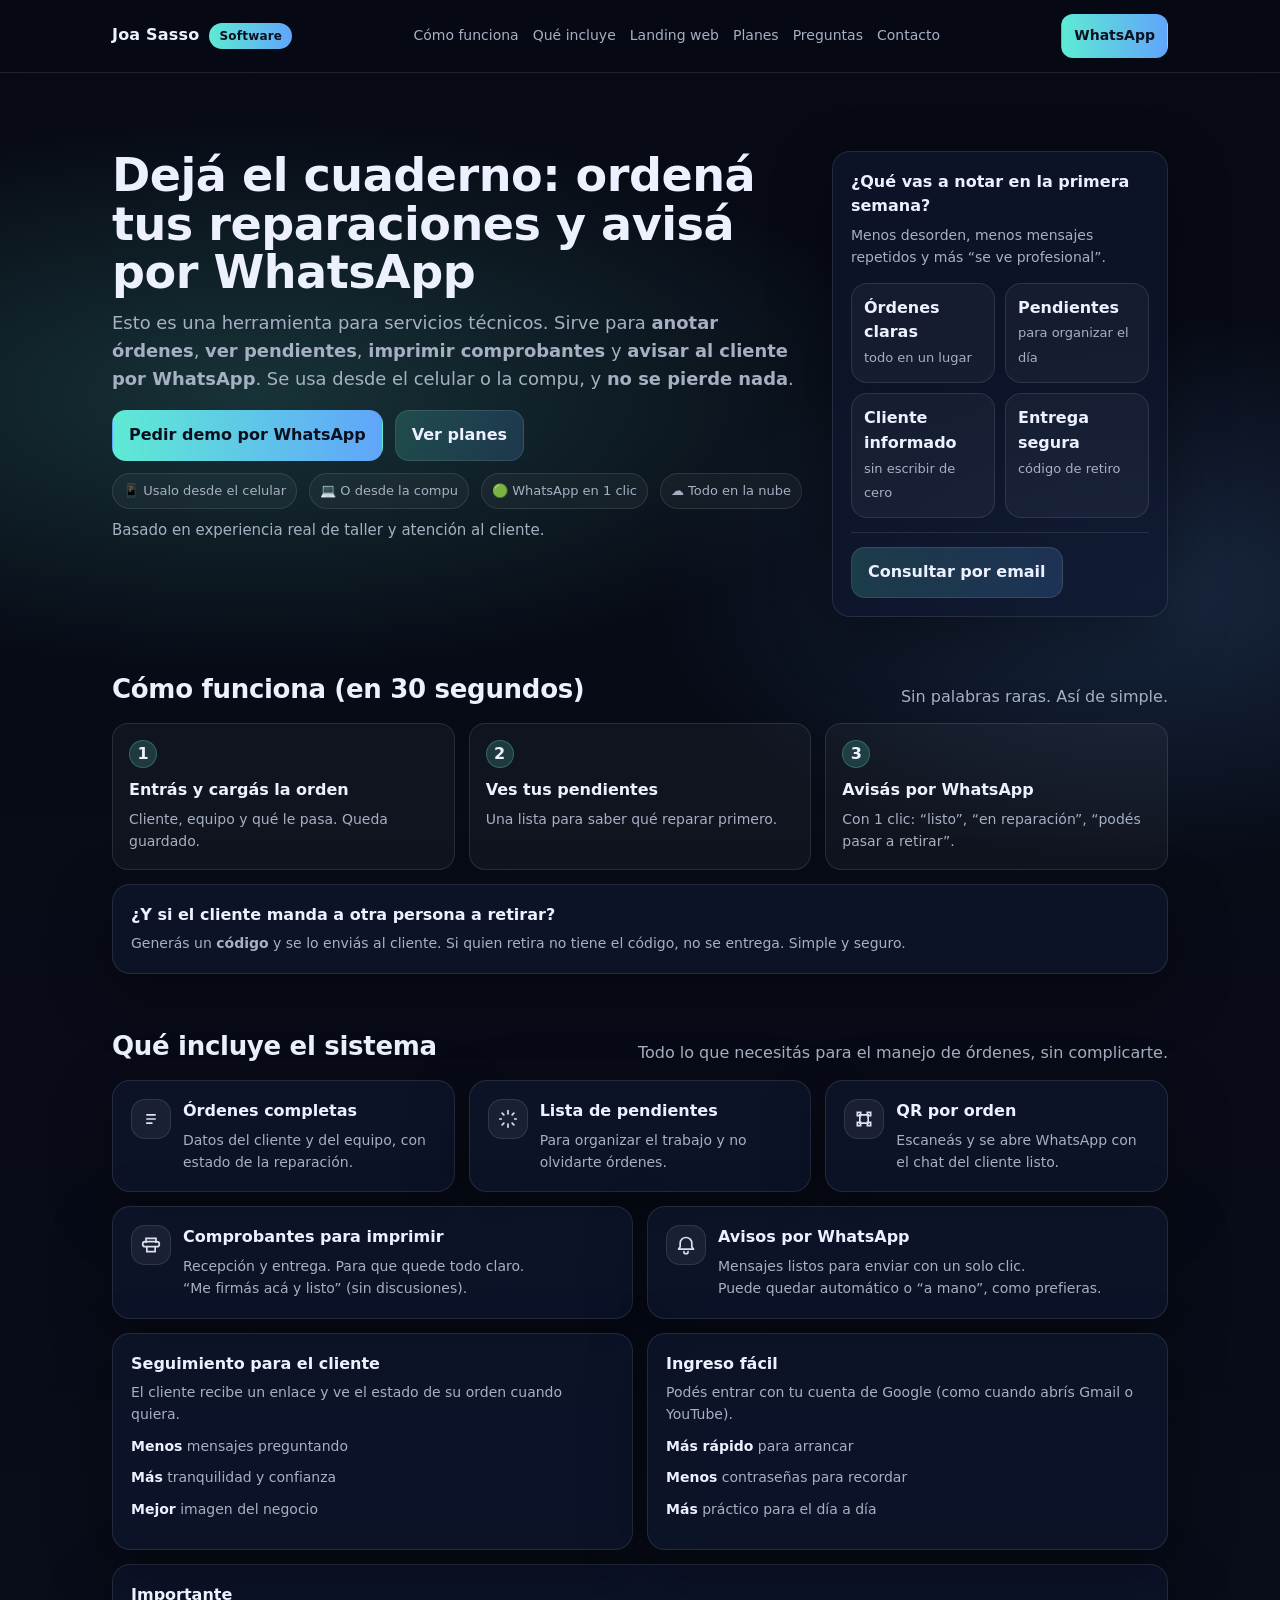
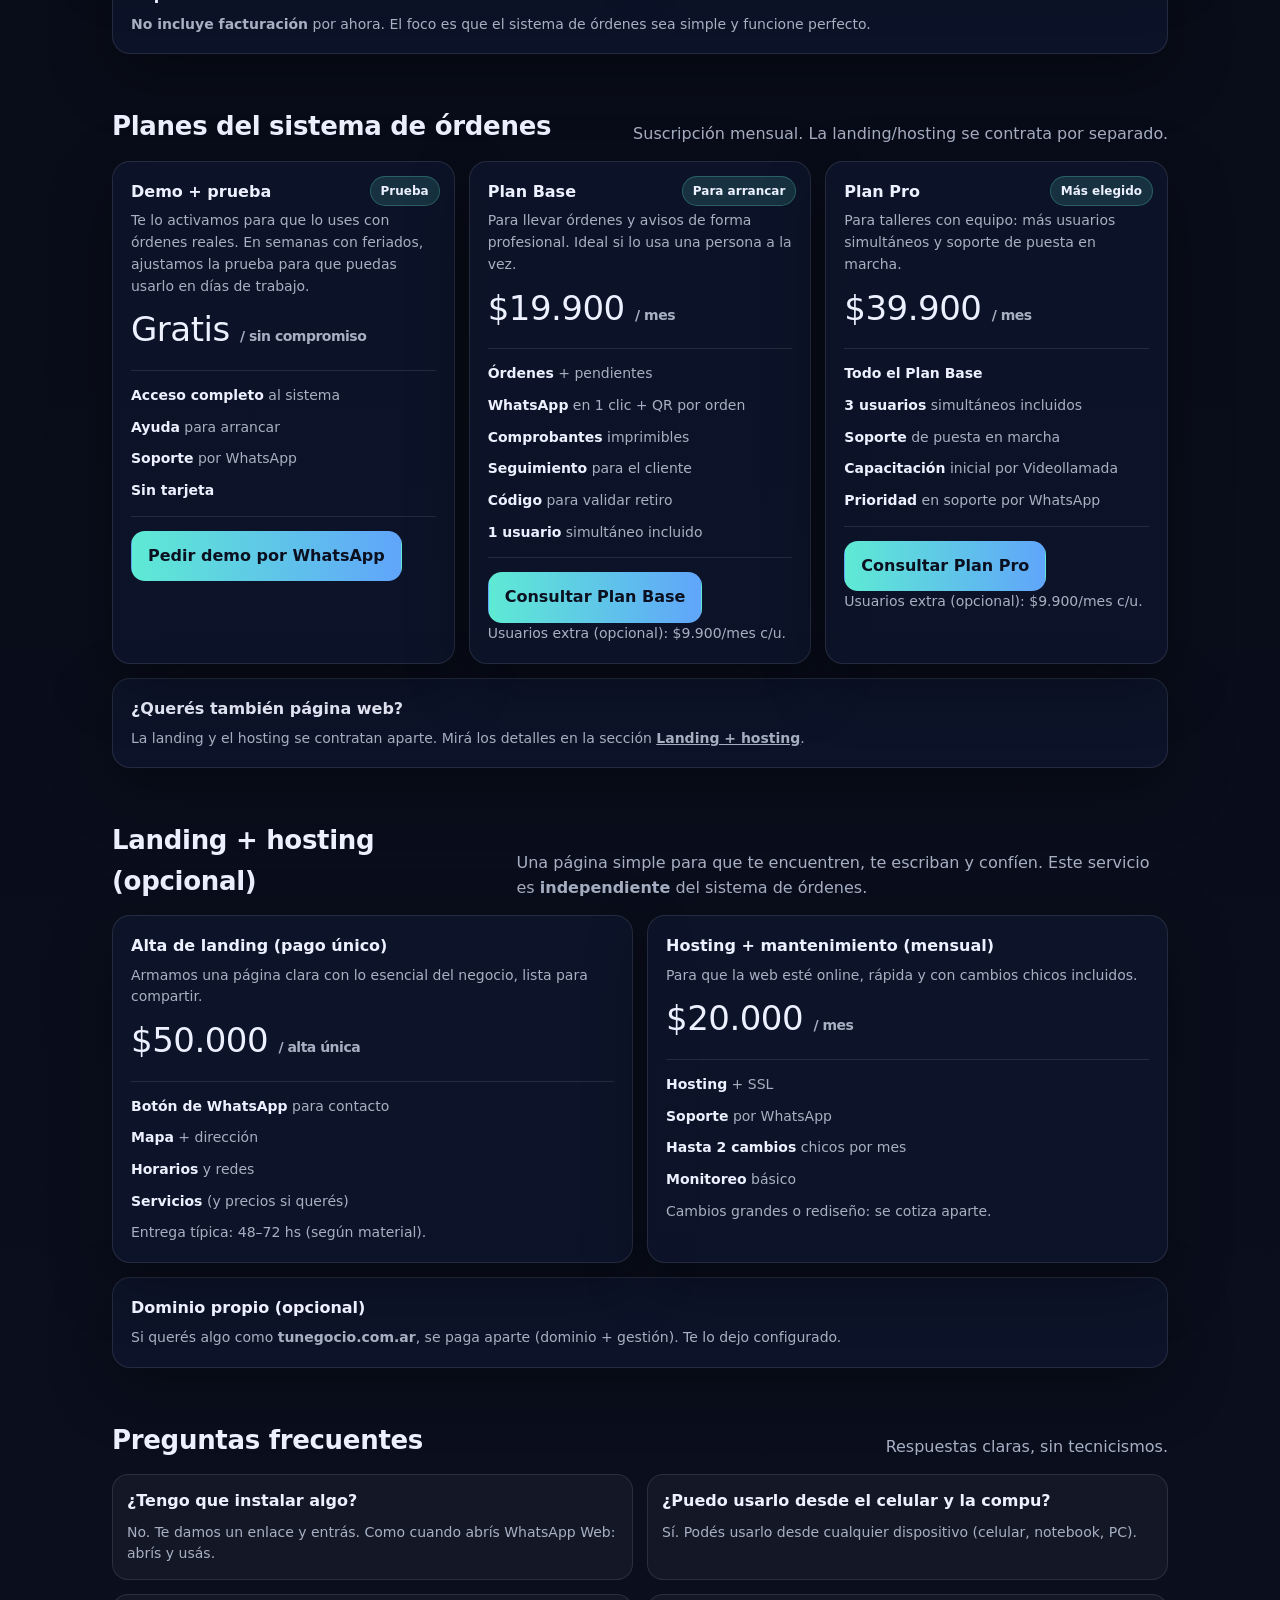
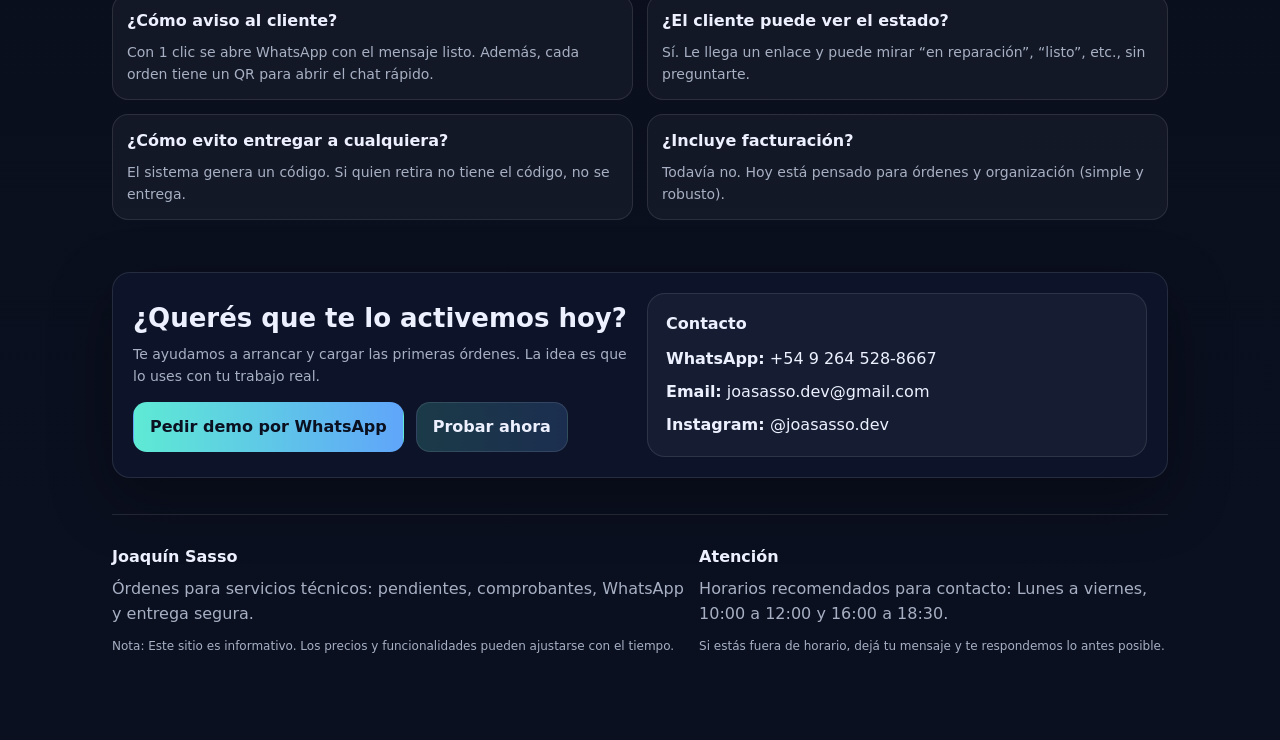
<file: public/index.html>
<!doctype html>
<html lang="es-AR">
  <head>
    <meta charset="utf-8" />
    <meta name="viewport" content="width=device-width,initial-scale=1" />
    <meta name="description"
      content="Sistema simple para servicios técnicos: órdenes, pendientes, comprobantes, WhatsApp en 1 clic, seguimiento para clientes y código de retiro." />
    <title>Joa Sasso | Órdenes para Servicios Técnicos</title>

    <style>
    :root{
      --bg:#0b1020;
      --card:#0f1730;
      --muted:#a7b0c3;
      --text:#edf1ff;
      --accent:#5eead4;
      --accent2:#60a5fa;
      --border:rgba(255,255,255,.10);
      --shadow: 0 20px 60px rgba(0,0,0,.35);
      --radius:18px;
      --max:1100px;
    }
    *{box-sizing:border-box}
    body{
      margin:0;
      font-family: ui-sans-serif, system-ui, -apple-system, Segoe UI, Roboto, Helvetica, Arial, "Apple Color Emoji","Segoe UI Emoji";
      background:
        radial-gradient(1200px 500px at 20% 10%, rgba(94,234,212,.18), transparent 55%),
        radial-gradient(900px 500px at 90% 15%, rgba(96,165,250,.18), transparent 55%),
        linear-gradient(180deg, #070a14, var(--bg));
      color:var(--text);
      line-height:1.55;
    }
    a{color:inherit}
    .wrap{max-width:var(--max); margin:0 auto; padding:22px}
    .topbar{
      position:sticky; top:0; z-index:50;
      backdrop-filter: blur(10px);
      background: rgba(7,10,20,.65);
      border-bottom:1px solid var(--border);
    }
    .topbar .row{
      display:flex; align-items:center; justify-content:space-between;
      gap:14px; padding:14px 22px; max-width:var(--max); margin:0 auto;
    }
    .brand{display:flex; align-items:center; gap:10px; font-weight:800; letter-spacing:.2px;}
    .badge{
      font-size:12px; color:#0b1020; background:linear-gradient(90deg, var(--accent), var(--accent2));
      padding:4px 10px; border-radius:999px; font-weight:900;
    }
    nav{display:flex; gap:14px; align-items:center; flex-wrap:wrap;}
    nav a{font-size:14px; color:var(--muted); text-decoration:none}
    nav a:hover{color:var(--text)}
    .btn{
      display:inline-flex; align-items:center; justify-content:center;
      gap:10px;
      padding:12px 16px;
      border-radius:14px;
      border:1px solid var(--border);
      text-decoration:none;
      font-weight:800;
      transition: transform .08s ease, background .12s ease, border-color .12s ease;
      white-space:nowrap;
    }
    .btn:hover{transform: translateY(-1px); border-color:rgba(255,255,255,.18)}
    .btn.primary{
      background: linear-gradient(90deg, rgba(94,234,212,.18), rgba(96,165,250,.18));
    }
    .btn.solid{
      background: linear-gradient(90deg, var(--accent), var(--accent2));
      color:#0b1020;
      border-color: rgba(255,255,255,.0);
    }
    .btn.small{padding:10px 12px; border-radius:12px; font-size:14px}

    .hero{padding:56px 0 26px}
    .hero-grid{
      display:grid;
      grid-template-columns: 1.35fr .65fr;
      gap:22px;
      align-items:start;
    }
    h1{
      margin:0 0 12px;
      font-size: clamp(30px, 3.6vw, 52px);
      line-height:1.06;
      letter-spacing:-.5px;
    }
    .lead{color:var(--muted); font-size: clamp(15px, 1.4vw, 18px); margin:0 0 18px}
    .cta{display:flex; gap:12px; flex-wrap:wrap; margin-top:14px}
    .micro{
      margin-top:12px; color:var(--muted); font-size:13px;
      display:flex; gap:12px; flex-wrap:wrap;
    }
    .pill{
      border:1px solid var(--border); padding:7px 10px; border-radius:999px;
      background: rgba(255,255,255,.04);
    }
    .card{
      background: rgba(15,23,48,.70);
      border: 1px solid var(--border);
      border-radius: var(--radius);
      box-shadow: var(--shadow);
      padding:18px;
    }
    .card h3{margin:0 0 6px; font-size:16px}
    .card p{margin:0; color:var(--muted); font-size:14px}
    .kpis{display:grid; grid-template-columns:1fr 1fr; gap:10px; margin-top:14px}
    .kpi{
      background: rgba(255,255,255,.04);
      border:1px solid var(--border);
      border-radius:16px;
      padding:12px;
    }
    .kpi b{display:block; font-size:16px}
    .kpi span{color:var(--muted); font-size:13px}

    section{padding:26px 0}
    .section-title{
      display:flex; align-items:flex-end; justify-content:space-between; gap:16px;
      margin-bottom:14px;
    }
    .section-title h2{margin:0; font-size:26px; letter-spacing:-.3px}
    .section-title p{margin:0; color:var(--muted); max-width:64ch}

    .grid-3{display:grid; grid-template-columns: repeat(3, 1fr); gap:14px}
    .grid-2{display:grid; grid-template-columns: repeat(2, 1fr); gap:14px}

    ul.clean{margin:10px 0 0; padding:0; list-style:none}
    ul.clean li{margin:10px 0; color:var(--muted); font-size:14px}
    ul.clean li b{color:var(--text)}

    .feature{display:flex; gap:12px; align-items:flex-start}
    .icon{
      width:40px; height:40px; border-radius:14px;
      background: rgba(255,255,255,.06);
      border:1px solid var(--border);
      display:flex; align-items:center; justify-content:center;
      flex:0 0 auto;
    }
    .icon svg{width:20px; height:20px; opacity:.92}
    .note{margin-top:10px; color:var(--muted); font-size:15px;}

    .steps{
      display:grid; grid-template-columns:repeat(3,1fr); gap:14px;
    }
    .step{
      background: rgba(255,255,255,.04);
      border:1px solid var(--border);
      border-radius:16px;
      padding:16px;
    }
    .step .num{
      display:inline-flex; align-items:center; justify-content:center;
      width:28px; height:28px; border-radius:999px;
      background: rgba(94,234,212,.18);
      border:1px solid rgba(94,234,212,.25);
      font-weight:900;
      color:var(--text);
      margin-bottom:10px;
    }
    .step b{display:block; margin-bottom:6px}
    .step p{margin:0; color:var(--muted); font-size:14px}

    .pricing{
      display:grid; grid-template-columns: 1fr 1fr 1fr; gap:14px;
      align-items:stretch;
    }
    .price{position:relative; overflow:hidden;}
    .price .tag{
      position:absolute; top:14px; right:14px;
      font-size:12px;
      padding:5px 10px;
      border-radius:999px;
      background: rgba(94,234,212,.14);
      border:1px solid rgba(94,234,212,.25);
      color: var(--text);
      font-weight:900;
    }
    .amount{font-size:34px; margin:6px 0 0; letter-spacing:-.5px}
    .amount small{font-size:14px; color:var(--muted); font-weight:700}
    .sep{height:1px; background:var(--border); margin:14px 0}

    .faq-card{
      background: rgba(255,255,255,.04);
      border:1px solid var(--border);
      border-radius:16px;
      padding:14px 14px;
    }
    .faq-q{font-weight:900; margin:0 0 8px}
    .faq-a{margin:0; color:var(--muted); font-size:14px}

    footer{
      padding:30px 0 50px;
      color:var(--muted);
      border-top:1px solid var(--border);
      margin-top:10px;
    }
    .footer-grid{
      display:grid; grid-template-columns: 1.1fr .9fr; gap:14px; align-items:start;
    }
    .contact a{color:var(--text); text-decoration:none}
    .contact a:hover{text-decoration:underline}
    .tiny{font-size:12px; color:var(--muted); margin-top:10px}

    @media (max-width: 920px){
      .hero-grid{grid-template-columns: 1fr; }
      .pricing{grid-template-columns: 1fr}
      .grid-3{grid-template-columns: 1fr}
      .grid-2{grid-template-columns: 1fr}
      .steps{grid-template-columns:1fr}
      nav{display:none}
      .kpis{grid-template-columns:1fr 1fr}
    }
    @media (max-width: 520px){
      .kpis{grid-template-columns:1fr}
      .topbar .row{padding:12px 16px}
      .wrap{padding:16px}
    }
  </style>
  </head>

  <body>
    <div class="topbar">
      <div class="row">
        <div class="brand">
          <span>Joa Sasso</span>
          <span class="badge">Software</span>
        </div>
        <nav>
          <a href="#como-funciona">Cómo funciona</a>
          <a href="#que-incluye">Qué incluye</a>
          <a href="#web">Landing web</a>
          <a href="#planes">Planes</a>
          <a href="#faq">Preguntas</a>
          <a href="#contacto">Contacto</a>
        </nav>
        <a class="btn solid small"
          href="https://wa.me/5492645288667?text=Hola%20Joa%2C%20me%20interesa%20probar%20el%20sistema%20de%20%C3%B3rdenes%20para%20servicio%20t%C3%A9cnico.%20%C2%BFPueden%20activarme%20la%20prueba%20de%207%20d%C3%ADas%3F"
          target="_blank" rel="noopener">
          WhatsApp
        </a>
      </div>
    </div>

    <main class="wrap">
      <section class="hero" id="inicio">
        <div class="hero-grid">
          <div>
            <h1>Dejá el cuaderno: ordená tus reparaciones y avisá por
              WhatsApp</h1>
            <p class="lead">
              Esto es una herramienta para servicios técnicos. Sirve para
              <b>anotar órdenes</b>, <b>ver pendientes</b>,
              <b>imprimir comprobantes</b> y <b>avisar al cliente por
                WhatsApp</b>.
              Se usa desde el celular o la compu, y <b>no se pierde nada</b>.
            </p>

            <div class="cta">
              <a class="btn solid"
                href="https://wa.me/5492645288667?text=Hola%20Joa%2C%20quiero%20activar%20la%20prueba%20gratis%20de%207%20d%C3%ADas%20del%20sistema%20de%20%C3%B3rdenes.%20Mi%20negocio%20es%3A%20_____"
                target="_blank" rel="noopener">
                Pedir demo por WhatsApp
              </a>
              <a class="btn primary" href="#planes">Ver planes</a>
            </div>

            <div class="micro">
              <span class="pill">📱 Usalo desde el celular</span>
              <span class="pill">💻 O desde la compu</span>
              <span class="pill">🟢 WhatsApp en 1 clic</span>
              <span class="pill">☁️ Todo en la nube</span>
            </div>

            <p class="note">
              Basado en experiencia real de taller y atención al cliente.
            </p>
          </div>

          <aside class="card">
            <h3>¿Qué vas a notar en la primera semana?</h3>
            <p>Menos desorden, menos mensajes repetidos y más “se ve
              profesional”.</p>

            <div class="kpis">
              <div class="kpi">
                <b>Órdenes claras</b>
                <span>todo en un lugar</span>
              </div>
              <div class="kpi">
                <b>Pendientes</b>
                <span>para organizar el día</span>
              </div>
              <div class="kpi">
                <b>Cliente informado</b>
                <span>sin escribir de cero</span>
              </div>
              <div class="kpi">
                <b>Entrega segura</b>
                <span>código de retiro</span>
              </div>
            </div>

            <div class="sep"></div>
            <a class="btn primary"
              href="mailto:joasasso.dev@gmail.com?subject=Consulta%20-%20Sistema%20de%20%C3%93rdenes%20Joa%20Sasso&body=Hola%2C%20quiero%20info%20sobre%20el%20sistema%20de%20%C3%B3rdenes.%0A%0ANombre%20del%20negocio%3A%0ACiudad%3A%0A%0AGracias.">
              Consultar por email
            </a>
          </aside>
        </div>
      </section>

      <!-- Cómo funciona (cero tech) -->
      <section id="como-funciona">
        <div class="section-title">
          <h2>Cómo funciona (en 30 segundos)</h2>
          <p>Sin palabras raras. Así de simple.</p>
        </div>

        <div class="steps">
          <div class="step">
            <div class="num">1</div>
            <b>Entrás y cargás la orden</b>
            <p>Cliente, equipo y qué le pasa. Queda guardado.</p>
          </div>
          <div class="step">
            <div class="num">2</div>
            <b>Ves tus pendientes</b>
            <p>Una lista para saber qué reparar primero.</p>
          </div>
          <div class="step">
            <div class="num">3</div>
            <b>Avisás por WhatsApp</b>
            <p>Con 1 clic: “listo”, “en reparación”, “podés pasar a
              retirar”.</p>
          </div>
        </div>

        <div class="card" style="margin-top:14px">
          <h3>¿Y si el cliente manda a otra persona a retirar?</h3>
          <p>
            Generás un <b>código</b> y se lo enviás al cliente. Si quien retira
            no tiene el código, no se entrega.
            Simple y seguro.
          </p>
        </div>
      </section>

      <!-- Qué incluye -->
      <section id="que-incluye">
        <div class="section-title">
          <h2>Qué incluye el sistema</h2>
          <p>Todo lo que necesitás para el manejo de órdenes, sin
            complicarte.</p>
        </div>

        <div class="grid-3">
          <div class="card">
            <div class="feature">
              <div class="icon" aria-hidden="true">
                <svg viewBox="0 0 24 24" fill="none">
                  <path d="M7 7h10M7 12h10M7 17h6" stroke="currentColor"
                    stroke-width="2" stroke-linecap="round" />
                </svg>
              </div>
              <div>
                <h3>Órdenes completas</h3>
                <p>Datos del cliente y del equipo, con estado de la
                  reparación.</p>
              </div>
            </div>
          </div>

          <div class="card">
            <div class="feature">
              <div class="icon" aria-hidden="true">
                <svg viewBox="0 0 24 24" fill="none">
                  <path d="M12 2v4M12 18v4M4 12H2M22 12h-2"
                    stroke="currentColor" stroke-width="2"
                    stroke-linecap="round" />
                  <path d="M7 17l-2 2M19 5l-2 2M7 7 5 5M19 19l-2-2"
                    stroke="currentColor" stroke-width="2"
                    stroke-linecap="round" />
                </svg>
              </div>
              <div>
                <h3>Lista de pendientes</h3>
                <p>Para organizar el trabajo y no olvidarte órdenes.</p>
              </div>
            </div>
          </div>

          <div class="card">
            <div class="feature">
              <div class="icon" aria-hidden="true">
                <svg viewBox="0 0 24 24" fill="none">
                  <path d="M7 7h10v10H7z" stroke="currentColor"
                    stroke-width="2" />
                  <path d="M4 4h4v4H4zM16 4h4v4h-4zM4 16h4v4H4zM16 16h4v4h-4z"
                    stroke="currentColor" stroke-width="2" />
                </svg>
              </div>
              <div>
                <h3>QR por orden</h3>
                <p>Escaneás y se abre WhatsApp con el chat del cliente
                  listo.</p>
              </div>
            </div>
          </div>
        </div>

        <div class="grid-2" style="margin-top:14px">
          <div class="card">
            <div class="feature">
              <div class="icon" aria-hidden="true">
                <svg viewBox="0 0 24 24" fill="none">
                  <path d="M6 9V4h12v5" stroke="currentColor" stroke-width="2"
                    stroke-linecap="round" />
                  <path d="M6 14H5a3 3 0 0 1 0-6h14a3 3 0 1 1 0 6h-1"
                    stroke="currentColor" stroke-width="2"
                    stroke-linecap="round" />
                  <path d="M7 14h10v6H7z" stroke="currentColor"
                    stroke-width="2" />
                </svg>
              </div>
              <div>
                <h3>Comprobantes para imprimir</h3>
                <p>Recepción y entrega. Para que quede todo claro.</p>
                <p class="note">“Me firmás acá y listo” (sin discusiones).</p>
              </div>
            </div>
          </div>

          <div class="card">
            <div class="feature">
              <div class="icon" aria-hidden="true">
                <svg viewBox="0 0 24 24" fill="none">
                  <path d="M12 3a7 7 0 0 0-7 7v4l-2 3h18l-2-3v-4a7 7 0 0 0-7-7Z"
                    stroke="currentColor" stroke-width="2"
                    stroke-linejoin="round" />
                  <path d="M9.5 20a2.5 2.5 0 0 0 5 0" stroke="currentColor"
                    stroke-width="2" stroke-linecap="round" />
                </svg>
              </div>
              <div>
                <h3>Avisos por WhatsApp</h3>
                <p>Mensajes listos para enviar con un solo clic.</p>
                <p class="note">Puede quedar automático o “a mano”, como
                  prefieras.</p>
              </div>
            </div>
          </div>
        </div>

        <div class="grid-2" style="margin-top:14px">
          <div class="card">
            <h3>Seguimiento para el cliente</h3>
            <p>El cliente recibe un enlace y ve el estado de su orden cuando
              quiera.</p>
            <ul class="clean">
              <li><b>Menos</b> mensajes preguntando</li>
              <li><b>Más</b> tranquilidad y confianza</li>
              <li><b>Mejor</b> imagen del negocio</li>
            </ul>
          </div>

          <div class="card">
            <h3>Ingreso fácil</h3>
            <p>Podés entrar con tu cuenta de Google (como cuando abrís Gmail o
              YouTube).</p>
            <ul class="clean">
              <li><b>Más rápido</b> para arrancar</li>
              <li><b>Menos</b> contraseñas para recordar</li>
              <li><b>Más</b> práctico para el día a día</li>
            </ul>
          </div>
        </div>

        <div class="card" style="margin-top:14px">
          <h3>Importante</h3>
          <p><b>No incluye facturación</b> por ahora. El foco es que el sistema
            de órdenes sea simple y funcione perfecto.</p>
        </div>
      </section>

            <!-- Planes (solo sistema de órdenes) -->
      <section id="planes">
        <div class="section-title">
          <h2>Planes del sistema de órdenes</h2>
          <p>Suscripción mensual. La landing/hosting se contrata por separado.</p>
        </div>

        <div class="pricing">
          <div class="card price">
            <div class="tag">Prueba</div>
            <h3>Demo + prueba</h3>
            <p>Te lo activamos para que lo uses con órdenes reales. En semanas con feriados, ajustamos la prueba para que puedas usarlo en días de trabajo.</p>
            <div class="amount">Gratis <small>/ sin compromiso</small></div>
            <div class="sep"></div>
            <ul class="clean">
              <li><b>Acceso completo</b> al sistema</li>
              <li><b>Ayuda</b> para arrancar</li>
              <li><b>Soporte</b> por WhatsApp</li>
              <li><b>Sin tarjeta</b></li>
            </ul>
            <div class="sep"></div>
            <a class="btn solid"
              href="https://wa.me/5492645288667?text=Hola%20Joa%2C%20quiero%20ver%20una%20demo%20del%20sistema%20de%20%C3%B3rdenes%20para%20servicio%20t%C3%A9cnico.%0A%0ANegocio%3A%20_____%0ACiudad%3A%20_____%0ACantidad%20de%20t%C3%A9cnicos%3A%20_____%0ARubro%3A%20(PC%2Fcelulares%2Fimpresoras%2Fetc)%20_____"
              target="_blank" rel="noopener">
              Pedir demo por WhatsApp
            </a>
          </div>

          <div class="card price">
            <div class="tag">Para arrancar</div>
            <h3>Plan Base</h3>
            <p>Para llevar órdenes y avisos de forma profesional. Ideal si lo usa una persona a la vez.</p>
            <div class="amount">$19.900 <small>/ mes</small></div>
            <div class="sep"></div>
            <ul class="clean">
              <li><b>Órdenes</b> + pendientes</li>
              <li><b>WhatsApp</b> en 1 clic + QR por orden</li>
              <li><b>Comprobantes</b> imprimibles</li>
              <li><b>Seguimiento</b> para el cliente</li>
              <li><b>Código</b> para validar retiro</li>
              <li><b>1 usuario</b> simultáneo incluido</li>
            </ul>
            <div class="sep"></div>
            <a class="btn solid"
              href="https://wa.me/5492645288667?text=Hola%20Joa%2C%20me%20interesa%20el%20Plan%20Base%20($19.900%2Fmes).%20%C2%BFMe%20cont%C3%A1s%20c%C3%B3mo%20arrancamos%3F"
              target="_blank" rel="noopener">
              Consultar Plan Base
            </a>
            <p class="tiny">Usuarios extra (opcional): $9.900/mes c/u.</p>
          </div>

          <div class="card price">
            <div class="tag">Más elegido</div>
            <h3>Plan Pro</h3>
            <p>Para talleres con equipo: más usuarios simultáneos y soporte de puesta en marcha.</p>
            <div class="amount">$39.900 <small>/ mes</small></div>
            <div class="sep"></div>
            <ul class="clean">
              <li><b>Todo el Plan Base</b></li>
              <li><b>3 usuarios</b> simultáneos incluidos</li>
              <li><b>Soporte</b> de puesta en marcha</li>
              <li><b>Capacitación</b> inicial por Videollamada</li>
              <li><b>Prioridad</b> en soporte por WhatsApp</li>
            </ul>
            <div class="sep"></div>
            <a class="btn solid"
              href="https://wa.me/5492645288667?text=Hola%20Joa%2C%20me%20interesa%20el%20Plan%20Pro%20($39.900%2Fmes%20-%203%20usuarios).%20%C2%BFMe%20pas%C3%A1s%20detalles%3F"
              target="_blank" rel="noopener">
              Consultar Plan Pro
            </a>
            <p class="tiny">Usuarios extra (opcional): $9.900/mes c/u.</p>
          </div>
        </div>

        <div class="card" style="margin-top:14px">
          <h3>¿Querés también página web?</h3>
          <p>La landing y el hosting se contratan aparte. Mirá los detalles en la sección <a href="#web"><b>Landing + hosting</b></a>.</p>
        </div>
      </section>
      
      <!-- Web / Landing (separado del sistema) -->
      <section id="web">
        <div class="section-title">
          <h2>Landing + hosting (opcional)</h2>
          <p>Una página simple para que te encuentren, te escriban y confíen. Este servicio es <b>independiente</b> del sistema de órdenes.</p>
        </div>

        <div class="grid-2">
          <div class="card">
            <h3>Alta de landing (pago único)</h3>
            <p>Armamos una página clara con lo esencial del negocio, lista para compartir.</p>
            <div class="amount">$50.000 <small>/ alta única</small></div>
            <div class="sep"></div>
            <ul class="clean">
              <li><b>Botón de WhatsApp</b> para contacto</li>
              <li><b>Mapa</b> + dirección</li>
              <li><b>Horarios</b> y redes</li>
              <li><b>Servicios</b> (y precios si querés)</li>
            </ul>
            <p class="tiny">Entrega típica: 48–72 hs (según material).</p>
          </div>

          <div class="card">
            <h3>Hosting + mantenimiento (mensual)</h3>
            <p>Para que la web esté online, rápida y con cambios chicos incluidos.</p>
            <div class="amount">$20.000 <small>/ mes</small></div>
            <div class="sep"></div>
            <ul class="clean">
              <li><b>Hosting</b> + SSL</li>
              <li><b>Soporte</b> por WhatsApp</li>
              <li><b>Hasta 2 cambios</b> chicos por mes</li>
              <li><b>Monitoreo</b> básico</li>
            </ul>
            <p class="tiny">Cambios grandes o rediseño: se cotiza aparte.</p>
          </div>
        </div>

        <div class="card" style="margin-top:14px">
          <h3>Dominio propio (opcional)</h3>
          <p>Si querés algo como <b>tunegocio.com.ar</b>, se paga aparte (dominio + gestión). Te lo dejo configurado.</p>
        </div>
      </section>

<!-- FAQ (siempre visible) -->
      <section id="faq">
        <div class="section-title">
          <h2>Preguntas frecuentes</h2>
          <p>Respuestas claras, sin tecnicismos.</p>
        </div>

        <div class="grid-2">
          <div class="faq-card">
            <p class="faq-q">¿Tengo que instalar algo?</p>
            <p class="faq-a">No. Te damos un enlace y entrás. Como cuando abrís
              WhatsApp Web: abrís y usás.</p>
          </div>

          <div class="faq-card">
            <p class="faq-q">¿Puedo usarlo desde el celular y la compu?</p>
            <p class="faq-a">Sí. Podés usarlo desde cualquier dispositivo
              (celular, notebook, PC).</p>
          </div>

          <div class="faq-card">
            <p class="faq-q">¿Cómo aviso al cliente?</p>
            <p class="faq-a">Con 1 clic se abre WhatsApp con el mensaje listo.
              Además, cada orden tiene un QR para abrir el chat rápido.</p>
          </div>

          <div class="faq-card">
            <p class="faq-q">¿El cliente puede ver el estado?</p>
            <p class="faq-a">Sí. Le llega un enlace y puede mirar “en
              reparación”, “listo”, etc., sin preguntarte.</p>
          </div>

          <div class="faq-card">
            <p class="faq-q">¿Cómo evito entregar a cualquiera?</p>
            <p class="faq-a">El sistema genera un código. Si quien retira no
              tiene el código, no se entrega.</p>
          </div>

          <div class="faq-card">
            <p class="faq-q">¿Incluye facturación?</p>
            <p class="faq-a">Todavía no. Hoy está pensado para órdenes y
              organización (simple y robusto).</p>
          </div>
        </div>
      </section>

      <!-- CTA final -->
      <section id="contacto">
        <div class="card" style="padding:20px">
          <div class="grid-2" style="align-items:center">
            <div>
              <h2 style="margin:0 0 6px; font-size:26px">¿Querés que te lo
                activemos hoy?</h2>
              <p style="margin:0; color:var(--muted)">
                Te ayudamos a arrancar y cargar las primeras órdenes. La idea es
                que lo uses con tu trabajo real.
              </p>
              <div class="cta" style="margin-top:14px">
                <a class="btn solid"
                  href="https://wa.me/5492645288667?text=Hola%20Joa%2C%20quiero%20activar%20la%20prueba%20de%207%20d%C3%ADas%20del%20sistema%20de%20%C3%B3rdenes.%20Mi%20negocio%20es%3A%20_____"
                  target="_blank" rel="noopener">
                  Pedir demo por WhatsApp
                </a>
                <a class="btn primary" href="./st/admin-login.html">
                  Probar ahora
                </a>
              </div>
            </div>

            <div class="card"
              style="background: rgba(255,255,255,.04); box-shadow:none">
              <h3 style="margin:0 0 10px">Contacto</h3>
              <div class="contact" style="display:grid; gap:8px">
                <div><b>WhatsApp:</b> <a href="https://wa.me/5492645288667"
                    target="_blank" rel="noopener">+54 9 264 528-8667</a></div>
                <div><b>Email:</b> <a
                    href="mailto:joasasso.dev@gmail.com">joasasso.dev@gmail.com</a></div>
                <div><b>Instagram: </b><a href="https://www.instagram.com/joasasso.dev" target="_blank" rel="noopener">@joasasso.dev</a></div>
              </div></p>
            </div>
          </div>
        </div>
      </section>

      <footer>
        <div class="footer-grid">
          <div>
            <b style="color:var(--text)">Joaquín Sasso</b>
            <p style="margin:8px 0 0">
              Órdenes para servicios técnicos: pendientes, comprobantes,
              WhatsApp y entrega segura.
            </p>
            <p class="tiny">
              Nota: Este sitio es informativo. Los precios y funcionalidades
              pueden ajustarse con el tiempo.
            </p>
          </div>

          <div>
            <b style="color:var(--text)">Atención</b>
            <p style="margin:8px 0 0">
              Horarios recomendados para contacto: Lunes a viernes, 10:00 a
              12:00 y 16:00 a 18:30.
            </p>
            <p class="tiny">
              Si estás fuera de horario, dejá tu mensaje y te respondemos lo
              antes posible.
            </p>
          </div>
        </div>
      </footer>
    </main>
  </body>
</html>
</file>
